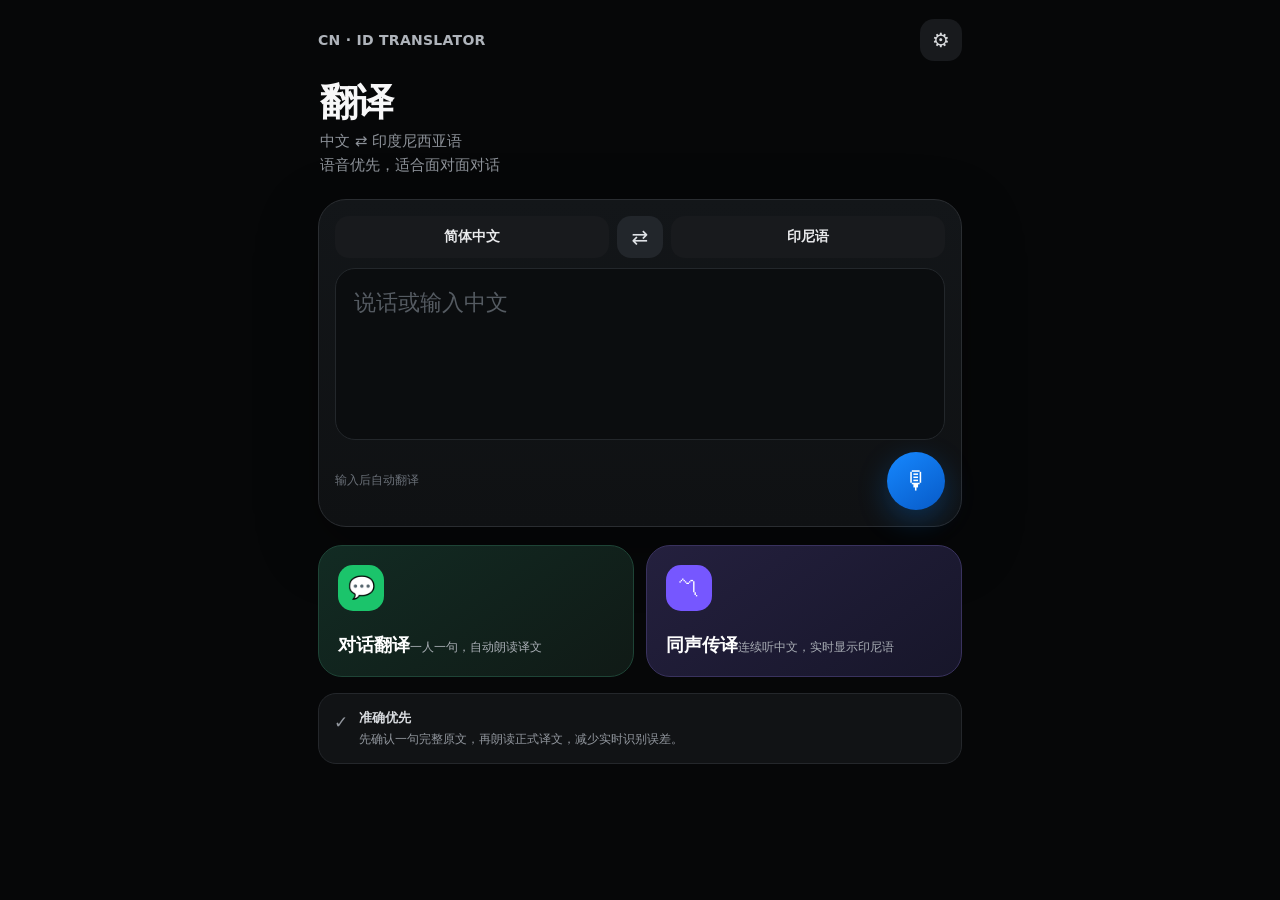
<file: index.html>
<!doctype html>
<html lang="zh-CN">
<head>
<meta charset="utf-8">
<meta name="viewport" content="width=device-width,initial-scale=1,viewport-fit=cover,user-scalable=no">
<meta name="theme-color" content="#060708">
<meta name="apple-mobile-web-app-capable" content="yes">
<title>中印尼翻译</title>
<style>
:root{
  --bg:#060708;--surface:#111315;--surface2:#181a1d;--surface3:#202327;
  --text:#f7f7f8;--muted:#8d9299;--line:#2a2d31;
  --blue:#2997ff;--blue2:#0a67d8;--green:#2fd17a;--green2:#14784b;
  --purple:#8b6cff;--danger:#ff4d67;--shadow:0 20px 60px rgba(0,0,0,.34);
}
*{box-sizing:border-box;-webkit-tap-highlight-color:transparent}
html,body{margin:0;min-height:100%;background:var(--bg);color:var(--text);font-family:system-ui,-apple-system,BlinkMacSystemFont,"Segoe UI","PingFang SC","Microsoft YaHei",sans-serif}
button,textarea{font:inherit}
button{cursor:pointer}
.screen{max-width:680px;margin:0 auto;min-height:100dvh;padding:18px 18px calc(28px + env(safe-area-inset-bottom))}
.hidden{display:none!important}

.topbar{display:flex;align-items:center;justify-content:space-between;min-height:44px}
.brand{font-size:14px;font-weight:750;color:#afb4bb;letter-spacing:.02em}
.iconBtn{width:42px;height:42px;border:0;border-radius:14px;background:var(--surface2);color:#d8dadd;font-size:20px;display:grid;place-items:center}
.hero{padding:20px 2px 22px}
.title{font-size:38px;font-weight:850;letter-spacing:-.045em;line-height:1.06}
.sub{margin-top:8px;color:var(--muted);font-size:15px;line-height:1.55}

.translateCard{background:linear-gradient(180deg,#131619,#0f1113);border:1px solid var(--line);border-radius:28px;padding:16px;box-shadow:var(--shadow)}
.langbar{display:grid;grid-template-columns:1fr 46px 1fr;align-items:center;gap:8px;margin-bottom:10px}
.langPill{height:42px;border-radius:14px;background:var(--surface2);display:flex;align-items:center;justify-content:center;font-size:14px;font-weight:780;color:#e9eaec}
.swapBtn{height:42px;border:0;border-radius:14px;background:#22262b;color:#dfe2e6;font-size:20px}
.inputWrap{position:relative;border-radius:20px;background:#0b0d0f;border:1px solid #23272b;overflow:hidden}
textarea{width:100%;height:166px;padding:18px 52px 18px 18px;background:transparent;border:0;outline:0;resize:none;color:#fff;font-size:22px;line-height:1.48}
textarea::placeholder{color:#555b62}
.clearBtn{position:absolute;right:12px;top:12px;width:34px;height:34px;border:0;border-radius:50%;background:#23272b;color:#aeb3b9;font-size:18px;opacity:0;pointer-events:none;transition:.18s}
.clearBtn.show{opacity:1;pointer-events:auto}
.inputFooter{display:flex;align-items:center;justify-content:space-between;padding-top:12px}
.hint{color:#696f77;font-size:12px}
.micMain{width:58px;height:58px;border:0;border-radius:50%;background:linear-gradient(145deg,#1688ff,#075ac7);color:#fff;font-size:25px;box-shadow:0 10px 30px rgba(10,132,255,.28);transition:.18s}
.micMain.listening{background:linear-gradient(145deg,#ff5368,#c91f3b);transform:scale(1.05);box-shadow:0 0 0 8px rgba(255,77,103,.10),0 10px 30px rgba(255,77,103,.24)}

.result{display:none;margin-top:14px;border:1px solid #293039;border-radius:22px;background:#15191d;padding:17px}
.result.show{display:block}
.resultHead{display:flex;align-items:center;justify-content:space-between;color:#8e969f;font-size:12px}
.resultText{font-size:26px;font-weight:800;line-height:1.46;letter-spacing:-.02em;margin:10px 0 14px;word-break:break-word}
.resultActions{display:flex;gap:9px}
.smallBtn{flex:1;border:1px solid #31363b;background:#202429;color:#e9eaec;border-radius:14px;padding:11px 12px;font-size:13px;font-weight:750}

.modeGrid{display:grid;grid-template-columns:1fr 1fr;gap:12px;margin-top:18px}
.modeCard{position:relative;overflow:hidden;min-height:132px;border:1px solid transparent;border-radius:24px;color:#fff;text-align:left;padding:19px;display:flex;flex-direction:column;justify-content:space-between}
.modeCard.dialog{background:linear-gradient(145deg,#122b23,#101a16);border-color:#1e4436}
.modeCard.simul{background:linear-gradient(145deg,#24203e,#17162a);border-color:#39325e}
.modeIcon{width:46px;height:46px;border-radius:15px;display:grid;place-items:center;font-size:22px}
.dialog .modeIcon{background:#1bc46b}.simul .modeIcon{background:#7657ff}
.modeTitle{font-size:18px;font-weight:820}.modeDesc{font-size:12px;color:#a9aeb5;margin-top:4px;line-height:1.45}
.tip{display:flex;gap:11px;align-items:flex-start;background:#111315;border:1px solid #24272b;border-radius:18px;padding:14px 15px;margin-top:16px;color:#92979e;font-size:12px;line-height:1.55}
.tip strong{color:#d9dce0;font-size:13px;display:block;margin-bottom:2px}.tipIcon{font-size:17px;margin-top:1px}

.head{display:grid;grid-template-columns:44px 1fr 44px;align-items:center;margin-bottom:16px}
.back{width:42px;height:42px;border:0;border-radius:14px;background:var(--surface2);color:#fff;font-size:30px;line-height:1}
.headCenter{text-align:center}.headTitle{font-size:20px;font-weight:820}.headSub{color:var(--muted);font-size:12px;margin-top:3px}
.modeTag{display:inline-block;padding:3px 7px;border-radius:999px;background:#2a273c;color:#cabfff;font-size:10px;margin-left:4px}
.engine{display:flex;align-items:center;gap:8px;background:#111315;border:1px solid #24272b;border-radius:15px;padding:11px 13px;margin-bottom:12px;color:#90969d;font-size:12px}
.dot{width:8px;height:8px;border-radius:50%;background:#f3a735;flex:0 0 auto}.dot.ready{background:var(--green)}
.state{text-align:center;border-radius:19px;padding:15px 14px;margin-bottom:12px;background:#111315;border:1px solid #24272b}
.state .main{font-size:21px;font-weight:820}.state .small{color:#7f858c;font-size:12px;margin-top:5px}
.turn{border-radius:24px;padding:18px;min-height:220px;display:flex;flex-direction:column;justify-content:space-between;margin-bottom:12px;border:1px solid}
.cn{background:linear-gradient(150deg,#102741,#0d1723);border-color:#1d4269}.id{background:linear-gradient(150deg,#123329,#0c1b17);border-color:#23513e}
.cap{color:#9da5af;font-size:12px}.src{font-size:17px;line-height:1.5;min-height:48px;margin:8px 0;color:#d6dbe0}
.dst{font-size:25px;font-weight:820;line-height:1.42;min-height:70px;margin:7px 0 12px;word-break:break-word}
.actions{display:flex;gap:8px}.btn{flex:1;border:0;border-radius:14px;padding:13px 10px;color:#fff;font-weight:800;background:#27435f}.btn.green{background:#176342}.btn.secondary{background:#25292e;color:#d9dde1}
.cont{position:sticky;bottom:calc(12px + env(safe-area-inset-bottom));width:100%;border:0;border-radius:18px;padding:17px;color:#fff;background:linear-gradient(100deg,#7955ff,#5945e8);font-size:16px;font-weight:820;box-shadow:0 10px 35px rgba(89,69,232,.25)}
.cont.stop{background:linear-gradient(100deg,#d52a49,#ff4d67);box-shadow:0 10px 35px rgba(255,77,103,.18)}

.sim{background:#111315;border:1px solid #25282c;border-radius:26px;padding:20px;text-align:center;margin-top:16px}
.ring{width:132px;height:132px;border:0;border-radius:50%;margin:18px auto;display:grid;place-items:center;background:radial-gradient(circle,#7c5cff 0,#7c5cff 43%,#372b68 44%,#1a1724 71%);font-size:44px;color:#fff;transition:.2s}
.ring.active{transform:scale(1.04);box-shadow:0 0 0 12px rgba(124,92,255,.08),0 0 50px rgba(124,92,255,.20)}
.simState{font-size:18px;font-weight:820;margin-bottom:15px}
.simBlock{text-align:left;background:#0c0e10;border-radius:18px;padding:14px;margin-top:10px;border:1px solid #22262a}
.simLabel{color:#767d85;font-size:11px;margin-bottom:6px}.simSrc{font-size:17px;line-height:1.5;min-height:68px}.simOut{font-size:24px;font-weight:800;line-height:1.45;min-height:72px}

.toast{position:fixed;left:50%;bottom:calc(24px + env(safe-area-inset-bottom));transform:translate(-50%,12px);background:#2b2e32;color:#fff;padding:10px 14px;border-radius:13px;opacity:0;pointer-events:none;transition:.2s;z-index:30;box-shadow:0 10px 35px rgba(0,0,0,.35);font-size:13px;white-space:nowrap}
.toast.show{opacity:1;transform:translate(-50%,0)}
.busy{opacity:.55;pointer-events:none}

@media(max-width:420px){
 .screen{padding-left:14px;padding-right:14px}.hero{padding-top:16px}.title{font-size:35px}
 .translateCard{padding:13px;border-radius:25px}textarea{height:150px;font-size:20px}
 .modeCard{min-height:122px;padding:16px}.resultText{font-size:24px}.dst{font-size:23px}
}
</style>
</head>
<body>
<section id="home" class="screen">
  <div class="topbar"><div class="brand">CN · ID TRANSLATOR</div><button class="iconBtn" id="gear" aria-label="设置">⚙</button></div>
  <div class="hero"><div class="title">翻译</div><div class="sub">中文 ⇄ 印度尼西亚语<br>语音优先，适合面对面对话</div></div>

  <div class="translateCard">
    <div class="langbar">
      <div class="langPill" id="fromLang">简体中文</div>
      <button class="swapBtn" id="swap" aria-label="切换语言">⇄</button>
      <div class="langPill" id="toLang">印尼语</div>
    </div>
    <div class="inputWrap">
      <textarea id="input" placeholder="说话或输入中文"></textarea>
      <button class="clearBtn" id="clearInput" aria-label="清空">×</button>
    </div>
    <div class="inputFooter">
      <div class="hint" id="inputHint">输入后自动翻译</div>
      <button class="micMain" id="mic" aria-label="语音输入">🎙</button>
    </div>

    <div class="result" id="result">
      <div class="resultHead"><span id="resultLabel">印尼语译文</span><span id="resultStatus"></span></div>
      <div class="resultText" id="resultText"></div>
      <div class="resultActions">
        <button class="smallBtn" id="copyResult">复制</button>
        <button class="smallBtn" id="speakResult">🔊 朗读</button>
      </div>
    </div>
  </div>

  <div class="modeGrid">
    <button class="modeCard dialog" id="dialogueBtn">
      <span class="modeIcon">💬</span>
      <span><span class="modeTitle">对话翻译</span><span class="modeDesc">一人一句，自动朗读译文</span></span>
    </button>
    <button class="modeCard simul" id="simBtn">
      <span class="modeIcon">〽</span>
      <span><span class="modeTitle">同声传译</span><span class="modeDesc">连续听中文，实时显示印尼语</span></span>
    </button>
  </div>

  <div class="tip"><div class="tipIcon">✓</div><div><strong>准确优先</strong>先确认一句完整原文，再朗读正式译文，减少实时识别误差。</div></div>
</section>

<section id="dialogue" class="screen hidden">
  <div class="head">
    <button class="back" data-back aria-label="返回">‹</button>
    <div class="headCenter"><div class="headTitle">对话翻译</div><div class="headSub">中文 ⇄ Bahasa Indonesia <span class="modeTag">男声优先</span></div></div>
    <div></div>
  </div>
  <div class="engine" id="engine1"><span class="dot"></span><span><strong>翻译引擎：</strong>检测中</span></div>
  <div class="state"><div class="main" id="dialogState">选择一方开始说话</div><div class="small" id="dialogSmall">识别 → 翻译 → 自动朗读</div></div>

  <div class="turn cn">
    <div><div class="cap">🇨🇳 你说中文</div><div class="src" id="cnSrc">等待说话…</div></div>
    <div><div class="cap">给对方听 · Bahasa Indonesia</div><div class="dst" id="idDst">……</div></div>
    <div class="actions"><button class="btn" id="cnTalk">🎙 我说中文</button><button class="btn secondary" id="idReplay">🔊 重播</button></div>
  </div>

  <div class="turn id">
    <div><div class="cap">🇮🇩 对方说印尼语</div><div class="src" id="idSrc">Menunggu suara…</div></div>
    <div><div class="cap">翻译给你 · 中文</div><div class="dst" id="zhDst">……</div></div>
    <div class="actions"><button class="btn green" id="idTalk">🎙 对方说印尼语</button><button class="btn secondary" id="zhReplay">🔊 重播</button></div>
  </div>
  <button class="cont" id="continuous">▶ 开始自动轮流对话</button>
</section>

<section id="sim" class="screen hidden">
  <div class="head">
    <button class="back" data-back aria-label="返回">‹</button>
    <div class="headCenter"><div class="headTitle">同声传译</div><div class="headSub">中文 → 印尼语 · 连续监听</div></div>
    <div></div>
  </div>
  <div class="engine" id="engine2"><span class="dot"></span><span><strong>翻译引擎：</strong>检测中</span></div>
  <div class="sim">
    <div class="cap">点击麦克风开始 / 再点停止</div>
    <button class="ring" id="simMic">🎙</button>
    <div class="simState" id="simState">准备就绪</div>
    <div class="simBlock"><div class="simLabel">识别中的中文</div><div class="simSrc" id="simSrc">……</div></div>
    <div class="simBlock"><div class="simLabel">Bahasa Indonesia</div><div class="simOut" id="simOut">……</div></div>
  </div>
</section>

<div class="toast" id="toast"></div>

<script>
(function(){
const SR=window.SpeechRecognition||window.webkitSpeechRecognition;
const synth=window.speechSynthesis;
const $=function(id){return document.getElementById(id)};
let rec=null,stopping=false,speaking=false,continuous=false,simActive=false;
let lastId='',lastZh='',homeOut='',homeOutLang='id-ID';
let zhIdTranslator=null,idZhTranslator=null,translatorStatus='fallback';
let previewTimer=null,previewSeq=0,inputTimer=null,inputSeq=0;
let homeFrom='zh-CN',homeTo='id-ID';

function toast(t){
 $('toast').textContent=t;$('toast').classList.add('show');
 clearTimeout(toast.timer);toast.timer=setTimeout(function(){$('toast').classList.remove('show')},1700);
}
function screen(id){
 stopEverything();
 ['home','dialogue','sim'].forEach(function(x){$(x).classList.toggle('hidden',x!==id)});
 window.scrollTo(0,0);
}
function engineText(el,text,ready){
 el.innerHTML='<span class="dot'+(ready?' ready':'')+'"></span><span><strong>翻译引擎：</strong>'+text+'</span>';
}
document.querySelectorAll('[data-back]').forEach(function(b){b.onclick=function(){screen('home')}});
$('dialogueBtn').onclick=async function(){screen('dialogue');await prepareTranslators($('engine1'))};
$('simBtn').onclick=async function(){screen('sim');await prepareTranslators($('engine2'))};
$('gear').onclick=function(){toast('准确优先 · 男声优先 · 自动翻译')};

function stopRecognition(){
 if(!rec)return;
 stopping=true;
 try{rec.stop()}catch(e){}
 setTimeout(function(){rec=null;stopping=false;setListeningUI(false)},180);
}
function setListeningUI(on){
 $('mic').classList.toggle('listening',on);
 $('cnTalk').textContent=on&&rec&&rec.lang==='zh-CN'?'■ 停止':'🎙 我说中文';
 $('idTalk').textContent=on&&rec&&rec.lang==='id-ID'?'■ 停止':'🎙 对方说印尼语';
}
function stopEverything(){
 continuous=false;simActive=false;stopRecognition();
 if(synth)synth.cancel();speaking=false;
 $('continuous').classList.remove('stop');$('continuous').textContent='▶ 开始自动轮流对话';
 $('simMic').classList.remove('active');$('simState').textContent='准备就绪';
}
async function createBrowserTranslator(sourceLanguage,targetLanguage){
 if(!('Translator' in self))return null;
 try{
  const avail=await Translator.availability({sourceLanguage:sourceLanguage,targetLanguage:targetLanguage});
  if(avail==='unavailable')return null;
  return await Translator.create({
   sourceLanguage:sourceLanguage,targetLanguage:targetLanguage,
   monitor:function(m){m.addEventListener('downloadprogress',function(e){toast('准备离线翻译 '+Math.round(e.loaded*100)+'%')})}
  });
 }catch(e){return null}
}
async function prepareTranslators(engineEl){
 if(zhIdTranslator&&idZhTranslator){
  if(engineEl)engineText(engineEl,'浏览器 AI · 准确优先',true);return;
 }
 if(engineEl)engineText(engineEl,'正在准备…',false);
 try{
  const pair=await Promise.all([createBrowserTranslator('zh','id'),createBrowserTranslator('id','zh')]);
  zhIdTranslator=pair[0];idZhTranslator=pair[1];
 }catch(e){}
 if(zhIdTranslator&&idZhTranslator){
  translatorStatus='browser';
  document.querySelectorAll('.engine').forEach(function(x){engineText(x,'浏览器 AI · 准确优先',true)});
 }else{
  translatorStatus='fallback';
  document.querySelectorAll('.engine').forEach(function(x){engineText(x,'在线翻译 · 准确优先',true)});
 }
}
function chooseMaleVoice(lang){
 if(!synth)return null;
 const code=lang==='id-ID'?'id':'zh';
 const voices=synth.getVoices().filter(function(v){return (v.lang||'').toLowerCase().startsWith(code)});
 const male=voices.find(function(v){return /male|man|masculine|adi|ardi|andika|budi|dimas|wawan|yudi|yunxi|yunyang|yunjian|yunze/i.test(v.name)});
 const natural=voices.find(function(v){return /natural|google|wavenet|neural/i.test(v.name)});
 return male||natural||voices[0]||null;
}
function speak(text,lang,done){
 if(!text){if(done)done();return}
 speaking=true;stopRecognition();
 if(!synth){speaking=false;if(done)done();return}
 synth.cancel();
 const u=new SpeechSynthesisUtterance(text);
 u.lang=lang;u.rate=.97;u.pitch=.82;
 const v=chooseMaleVoice(lang);if(v)u.voice=v;
 u.onend=function(){speaking=false;setTimeout(function(){if(done)done()},150)};
 u.onerror=function(){speaking=false;if(done)done()};
 synth.speak(u);
}
async function fallbackTranslate(text,from,to){
 const sl=from==='zh-CN'?'zh-CN':'id',tl=to==='zh-CN'?'zh-CN':'id';
 const url='https://translate.googleapis.com/translate_a/single?client=gtx&dt=t&sl='+encodeURIComponent(sl)+'&tl='+encodeURIComponent(tl)+'&q='+encodeURIComponent(text.trim());
 const r=await fetch(url);if(!r.ok)throw new Error('translate');
 const j=await r.json();return (j[0]||[]).map(function(x){return x&&x[0]?x[0]:''}).join('').trim();
}
async function translate(text,from,to){
 const q=text.trim();if(!q)return '';
 try{
  if(translatorStatus==='browser'){
   const t=from==='zh-CN'?zhIdTranslator:idZhTranslator;
   if(t)return (await t.translate(q)).trim();
  }
  return await fallbackTranslate(q,from,to);
 }catch(e){
  try{return await fallbackTranslate(q,from,to)}
  catch(e2){toast('翻译失败，请检查网络');return ''}
 }
}
async function listenOnce(lang,engineEl,onInterim,onFinal,onEnd){
 if(!SR){toast('请使用 Chrome 浏览器进行语音识别');return}
 if(rec){stopRecognition();await new Promise(function(r){setTimeout(r,180)})}
 await prepareTranslators(engineEl);
 const r=new SR();rec=r;r.lang=lang;r.interimResults=true;r.continuous=false;r.maxAlternatives=3;
 setListeningUI(true);
 r.onresult=function(e){
  let inter='',fin='';
  for(let i=e.resultIndex;i<e.results.length;i++){
   const t=e.results[i][0].transcript;
   if(e.results[i].isFinal)fin+=t;else inter+=t;
  }
  if(inter&&onInterim)onInterim(inter);
  if(fin&&onFinal)onFinal(fin);
 };
 r.onerror=function(e){
  if(e.error==='aborted'||stopping)return;
  if(e.error==='not-allowed'){toast('请允许 Chrome 使用麦克风');return}
  if(e.error!=='no-speech')toast('语音识别：'+e.error);
 };
 r.onend=function(){
  if(rec===r)rec=null;setListeningUI(false);
  if(onEnd)onEnd();
 };
 try{r.start()}catch(e){rec=null;setListeningUI(false);toast('麦克风启动失败')}
}

function updateHomeLanguageUI(){
 const zh=homeFrom==='zh-CN';
 $('fromLang').textContent=zh?'简体中文':'印尼语';
 $('toLang').textContent=zh?'印尼语':'简体中文';
 $('input').placeholder=zh?'说话或输入中文':'Bicara atau ketik Bahasa Indonesia';
 $('resultLabel').textContent=zh?'印尼语译文':'中文译文';
 $('inputHint').textContent=zh?'输入后自动翻译':'Ketik lalu otomatis diterjemahkan';
 homeOutLang=homeTo;
}
$('swap').onclick=function(){
 const a=homeFrom;homeFrom=homeTo;homeTo=a;
 const existing=$('resultText').textContent.trim();
 const original=$('input').value.trim();
 if(existing){$('input').value=existing;$('resultText').textContent=original}
 updateHomeLanguageUI();$('clearInput').classList.toggle('show',!!$('input').value);
 if($('input').value.trim())queueHomeTranslate(false);
};
$('clearInput').onclick=function(){
 $('input').value='';$('resultText').textContent='';$('result').classList.remove('show');$('clearInput').classList.remove('show');$('input').focus();
};
$('copyResult').onclick=async function(){
 if(!homeOut)return;
 try{await navigator.clipboard.writeText(homeOut);toast('已复制译文')}
 catch(e){toast('复制失败，请长按译文复制')}
};
$('speakResult').onclick=function(){speak(homeOut,homeOutLang)};
async function runHomeTranslate(autoSpeak){
 const text=$('input').value.trim();
 if(!text){$('result').classList.remove('show');homeOut='';return}
 const seq=++inputSeq;
 $('result').classList.add('show');$('resultStatus').textContent='翻译中…';
 await prepareTranslators(null);
 const out=await translate(text,homeFrom,homeTo);
 if(seq!==inputSeq||text!==$('input').value.trim())return;
 homeOut=out;homeOutLang=homeTo;$('resultText').textContent=out;$('resultStatus').textContent='';
 if(autoSpeak&&out)speak(out,homeTo);
}
function queueHomeTranslate(autoSpeak){
 clearTimeout(inputTimer);
 inputTimer=setTimeout(function(){runHomeTranslate(autoSpeak)},autoSpeak?80:520);
}
$('input').addEventListener('input',function(){
 $('clearInput').classList.toggle('show',!!this.value);
 queueHomeTranslate(false);
});
$('mic').onclick=async function(){
 if(rec){stopRecognition();return}
 $('input').value='';$('result').classList.remove('show');$('clearInput').classList.remove('show');
 await listenOnce(homeFrom,null,function(t){
  $('input').value=t;$('clearInput').classList.add('show');
 },async function(t){
  $('input').value=t;$('clearInput').classList.add('show');await runHomeTranslate(true);
 });
};

async function doZh(auto){
 $('dialogState').textContent='现在请你说中文';$('dialogSmall').textContent='正在听你说话…';
 await listenOnce('zh-CN',$('engine1'),function(t){$('cnSrc').textContent=t},async function(t){
  $('cnSrc').textContent=t;$('dialogState').textContent='正在翻译…';$('dialogSmall').textContent='请稍候';
  const out=await translate(t,'zh-CN','id-ID');if(!out)return;
  lastId=out;$('idDst').textContent=out;$('dialogState').textContent='正在播放印尼语';$('dialogSmall').textContent='让对方听';
  speak(out,'id-ID',function(){if(continuous)doId(true);else{$('dialogState').textContent='翻译完成';$('dialogSmall').textContent='可继续说话'}});
 },function(){if(auto&&continuous&&!speaking)setTimeout(function(){doZh(true)},260)});
}
async function doId(auto){
 $('dialogState').textContent='请让对方说印尼语';$('dialogSmall').textContent='Sedang mendengarkan…';
 await listenOnce('id-ID',$('engine1'),function(t){$('idSrc').textContent=t},async function(t){
  $('idSrc').textContent=t;$('dialogState').textContent='正在翻译…';$('dialogSmall').textContent='请稍候';
  const out=await translate(t,'id-ID','zh-CN');if(!out)return;
  lastZh=out;$('zhDst').textContent=out;$('dialogState').textContent='正在播放中文';$('dialogSmall').textContent='请听译文';
  speak(out,'zh-CN',function(){if(continuous)doZh(true);else{$('dialogState').textContent='翻译完成';$('dialogSmall').textContent='可继续说话'}});
 },function(){if(auto&&continuous&&!speaking)setTimeout(function(){doId(true)},260)});
}
$('cnTalk').onclick=function(){if(rec){stopRecognition();return}continuous=false;doZh(false)};
$('idTalk').onclick=function(){if(rec){stopRecognition();return}continuous=false;doId(false)};
$('idReplay').onclick=function(){speak(lastId,'id-ID')};
$('zhReplay').onclick=function(){speak(lastZh,'zh-CN')};
$('continuous').onclick=async function(){
 if(continuous){stopEverything();$('dialogState').textContent='已停止自动对话';$('dialogSmall').textContent='可手动选择一方继续';return}
 await prepareTranslators($('engine1'));
 continuous=true;$('continuous').classList.add('stop');$('continuous').textContent='■ 停止自动轮流对话';doZh(true);
};

async function simLoop(){
 if(!simActive)return;
 $('simState').textContent='正在听中文…';
 await listenOnce('zh-CN',$('engine2'),function(inter){
  $('simSrc').textContent=inter;
  clearTimeout(previewTimer);const seq=++previewSeq;
  previewTimer=setTimeout(async function(){
   if(!simActive||seq!==previewSeq)return;
   const o=await translate(inter,'zh-CN','id-ID');
   if(o&&seq===previewSeq)$('simOut').textContent=o;
  },translatorStatus==='browser'?300:560);
 },async function(fin){
  $('simSrc').textContent=fin;$('simState').textContent='正在翻译…';
  const o=await translate(fin,'zh-CN','id-ID');
  if(o){$('simOut').textContent=o;$('simState').textContent='正在播放印尼语';speak(o,'id-ID',function(){if(simActive)setTimeout(simLoop,180)})}
 },function(){if(simActive&&!speaking)setTimeout(simLoop,240)});
}
$('simMic').onclick=async function(){
 if(simActive){simActive=false;stopRecognition();$('simMic').classList.remove('active');$('simState').textContent='已停止';return}
 await prepareTranslators($('engine2'));simActive=true;$('simMic').classList.add('active');simLoop();
};
if(synth){synth.getVoices();synth.onvoiceschanged=function(){synth.getVoices()}}
updateHomeLanguageUI();
})();
</script>
</body>
</html>
</file>
